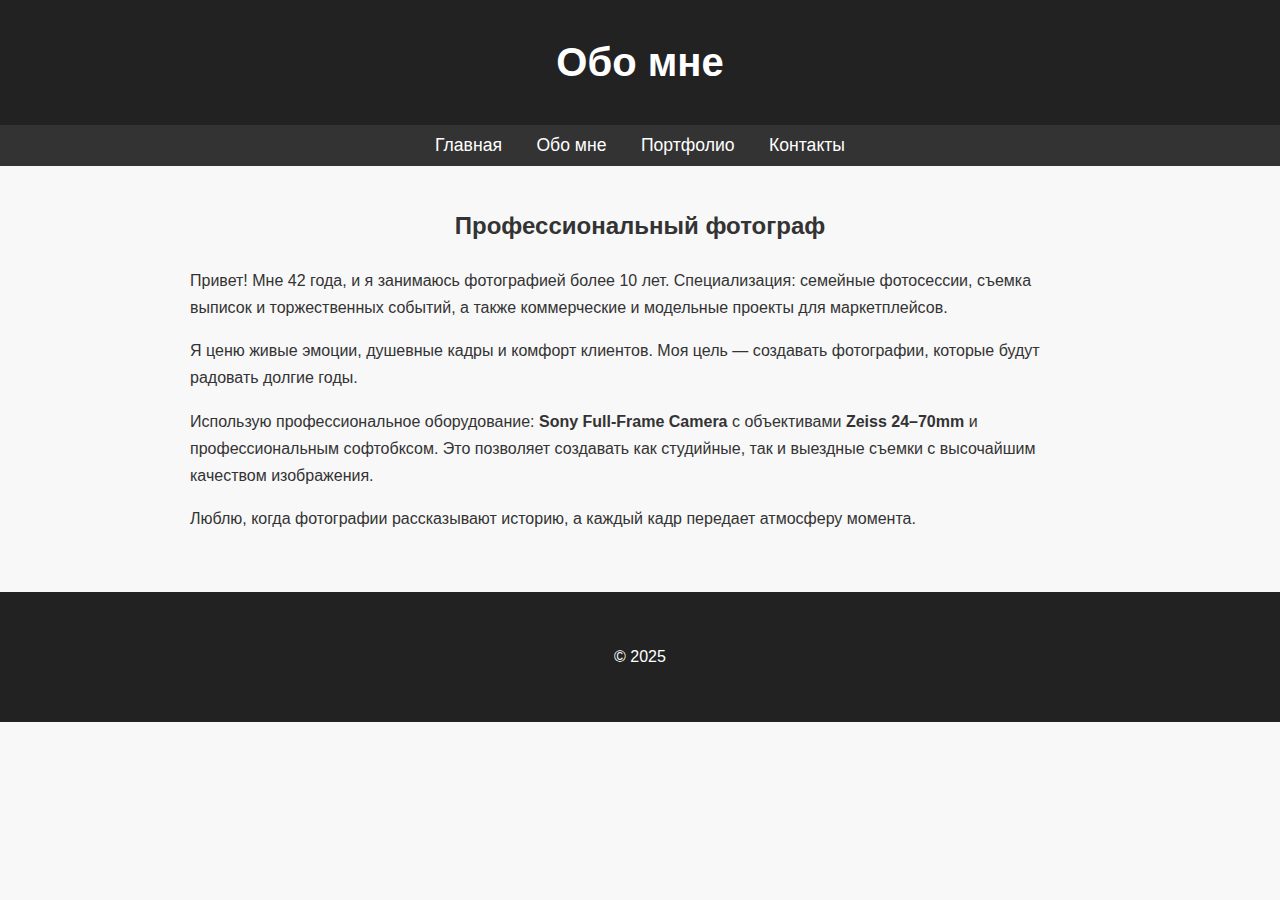
<file: about.html>
<!DOCTYPE html>
<html lang="ru">
<head>
<meta charset="UTF-8">
<meta name="viewport" content="width=device-width, initial-scale=1.0">
<title>Обо мне — Профессиональный фотограф</title>
<style>
body { margin:0; font-family:"Helvetica Neue", sans-serif; background:#f8f8f8; color:#333; }
header { background:#222; color:white; text-align:center; padding:40px 20px; }
header h1 { margin:0; font-size:2.5rem; }
nav { background:#333; text-align:center; padding:10px 0; }
nav a { color:white; text-decoration:none; margin:0 15px; font-size:1.1rem; }
nav a:hover { text-decoration:underline; }
section { max-width:900px; margin:40px auto; padding:0 20px; line-height:1.7; }
h2 { text-align:center; margin-bottom:20px; }
footer { text-align:center; padding:40px 20px; background:#222; color:#fff; margin-top:60px; }
footer a { color:#ffb400; text-decoration:none; }
footer a:hover { text-decoration:underline; }
</style>
</head>
<body>

<header>
  <h1>Обо мне</h1>
</header>

<nav>
  <a href="index.html">Главная</a>
  <a href="about.html">Обо мне</a>
  <a href="portfolio.html">Портфолио</a>
  <a href="contacts.html">Контакты</a>
</nav>

<section>
  <h2>Профессиональный фотограф</h2>
  <p>Привет! Мне 42 года, и я занимаюсь фотографией более 10 лет.  
  Специализация: семейные фотосессии, съемка выписок и торжественных событий, а также коммерческие и модельные проекты для маркетплейсов.</p>

  <p>Я ценю живые эмоции, душевные кадры и комфорт клиентов. Моя цель — создавать фотографии, которые будут радовать долгие годы.</p>

  <p>Использую профессиональное оборудование:  
  <strong>Sony Full-Frame Camera</strong> с объективами <strong>Zeiss 24–70mm</strong> и профессиональным софтобксом.  
  Это позволяет создавать как студийные, так и выездные съемки с высочайшим качеством изображения.</p>

  <p>Люблю, когда фотографии рассказывают историю, а каждый кадр передает атмосферу момента.</p>
</section>

<footer>
  <p>© 2025</p>
</footer>

</body>
</html>
</file>
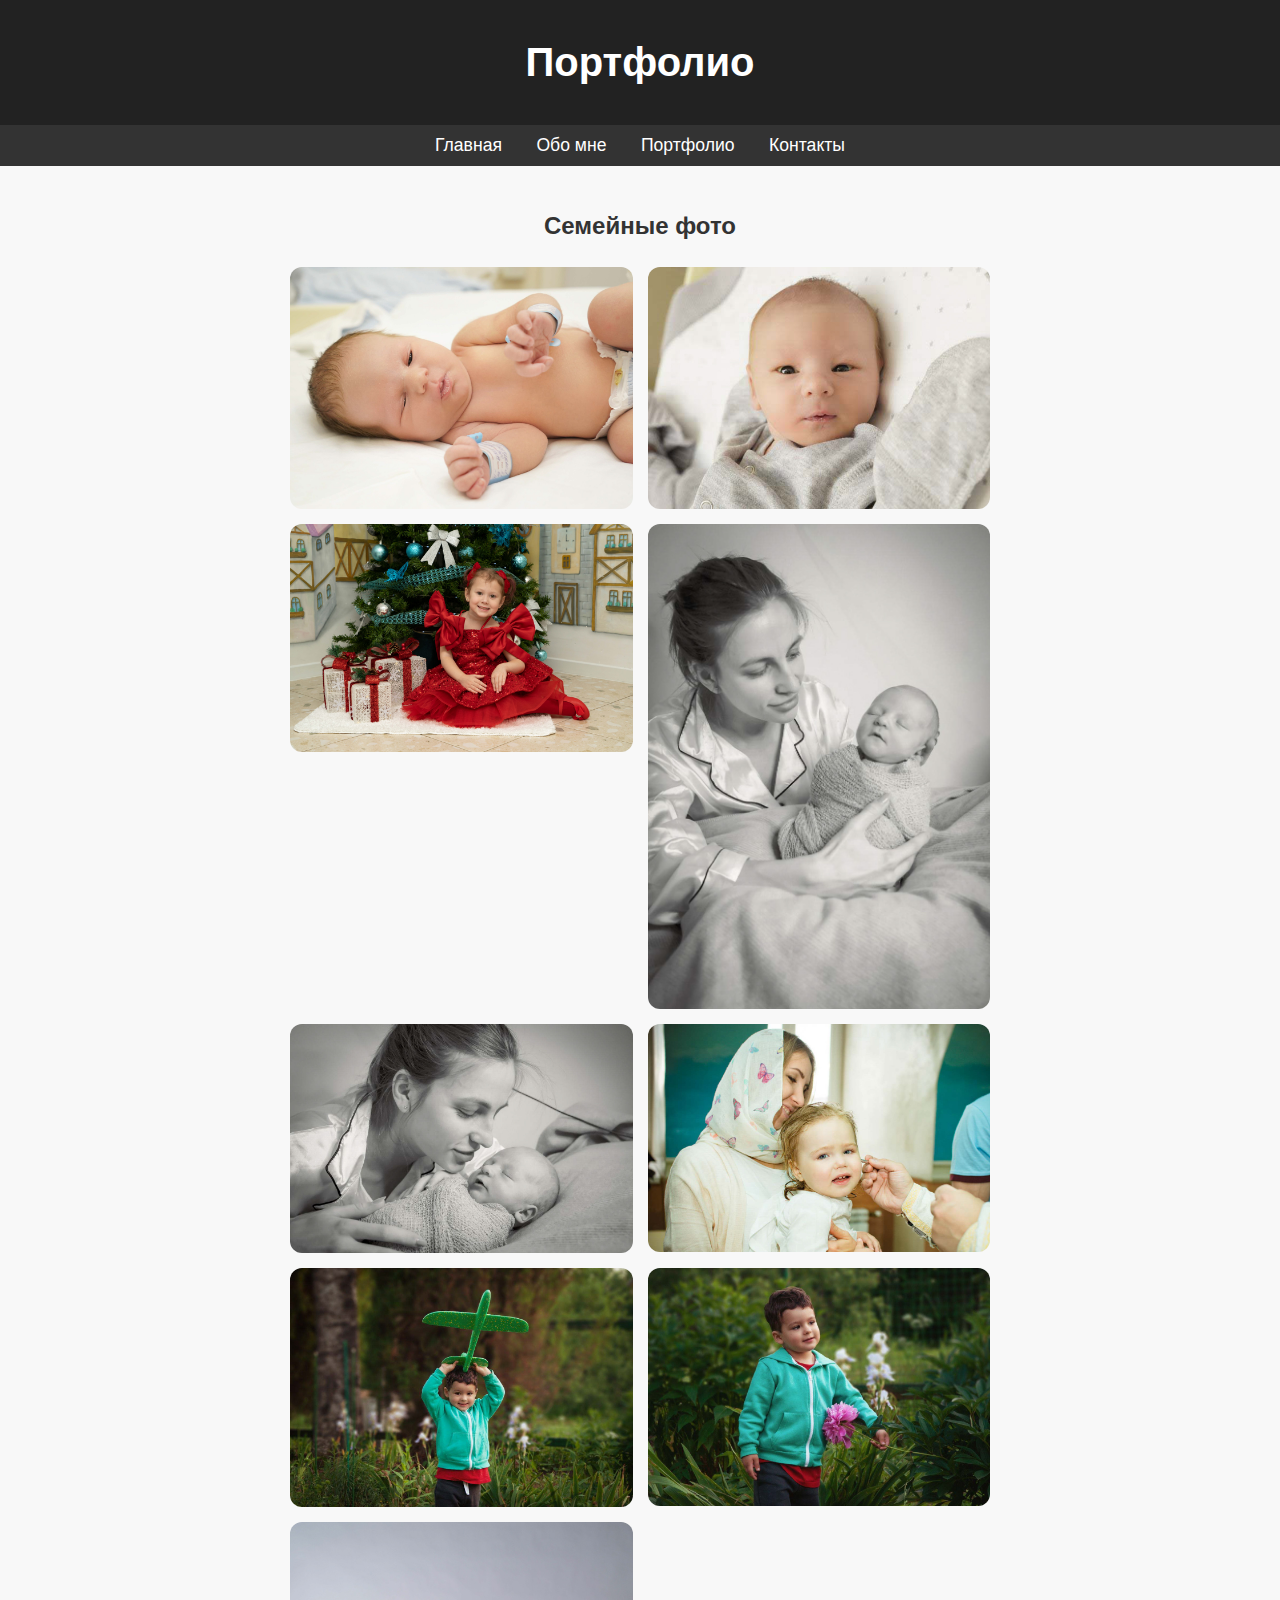
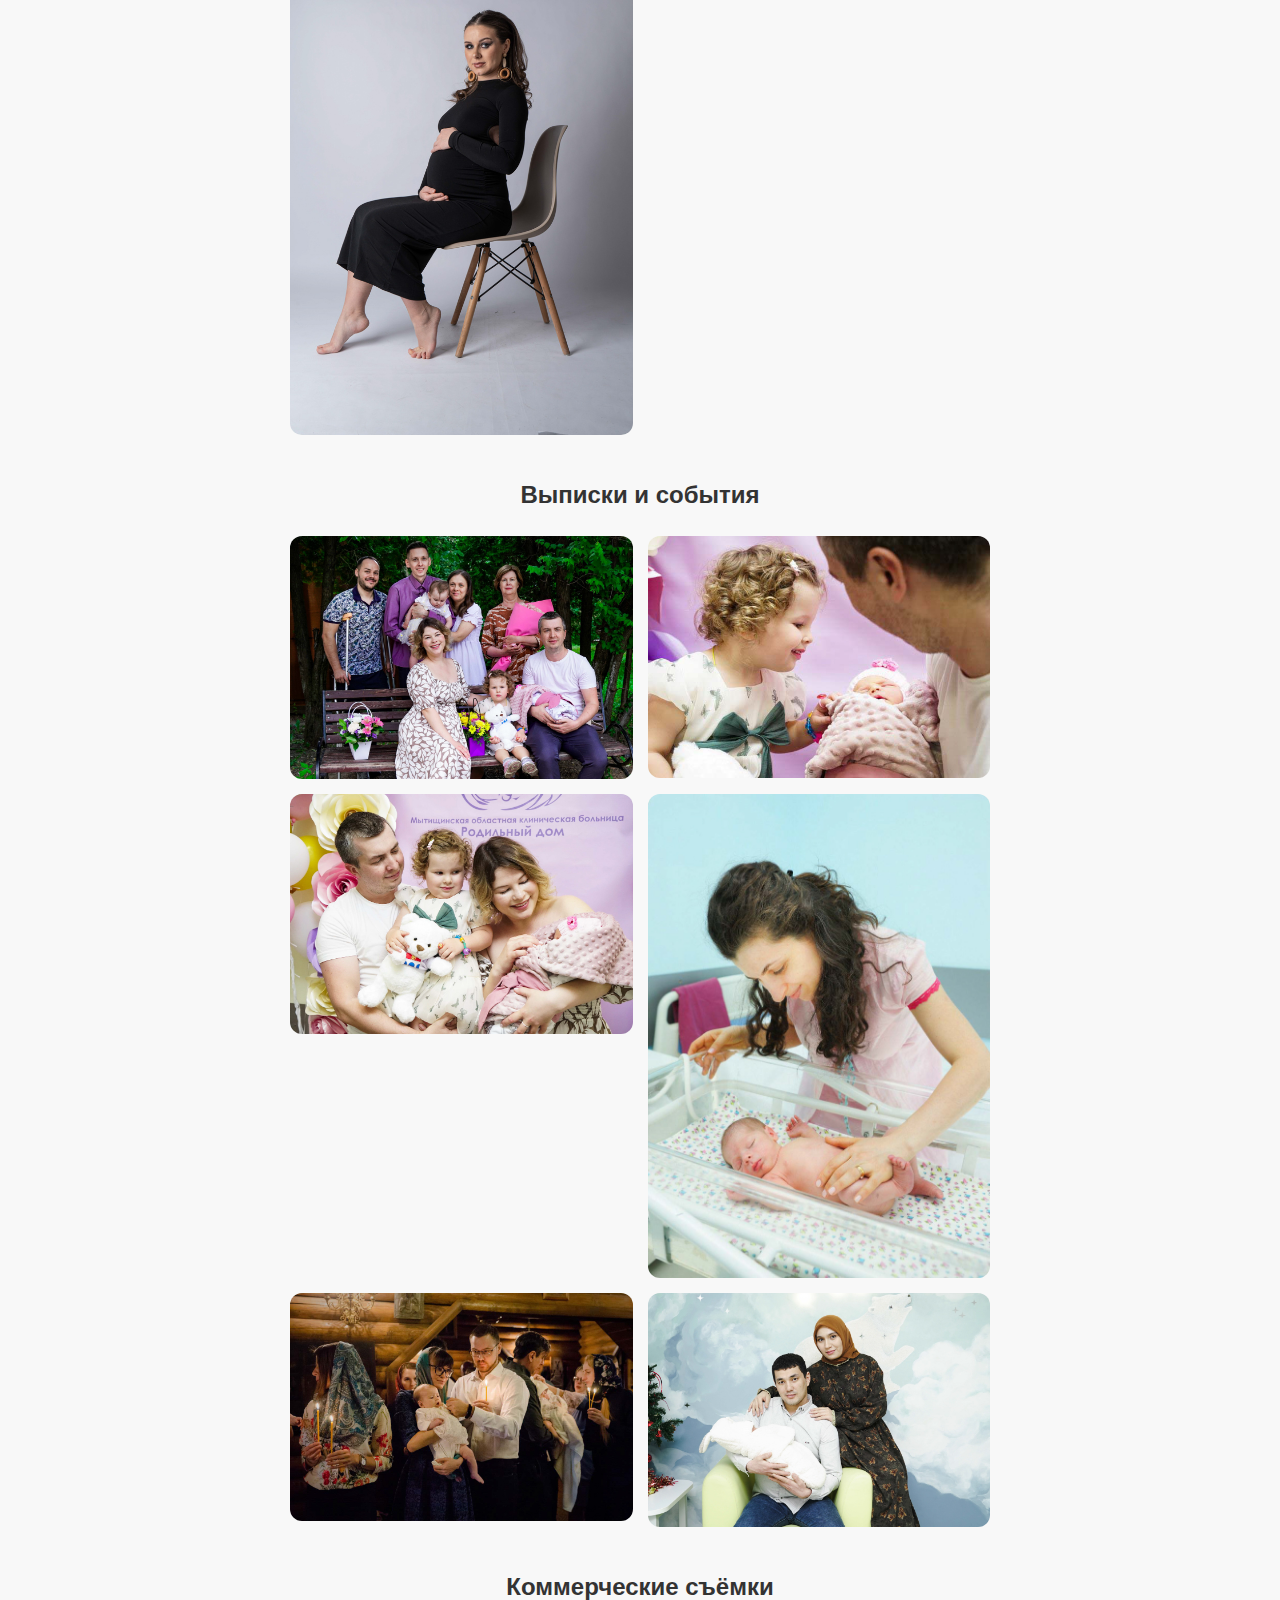
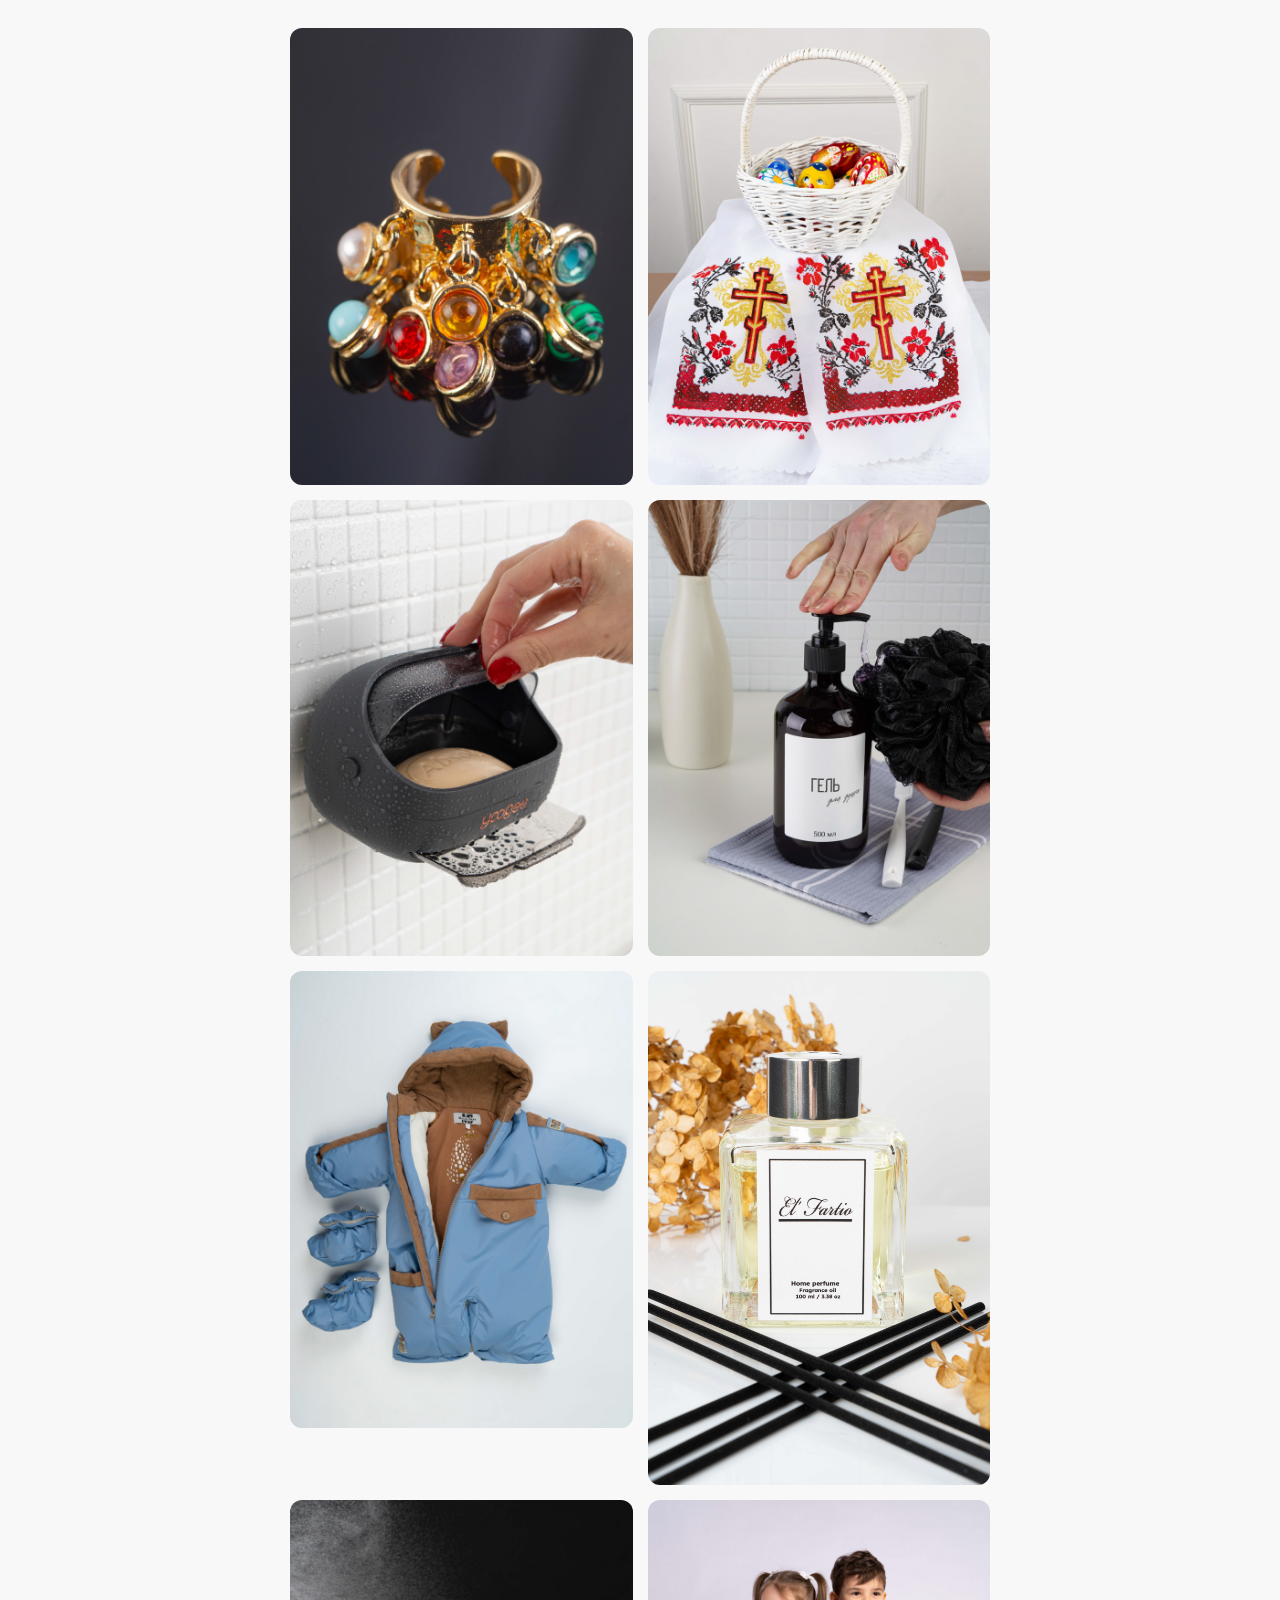
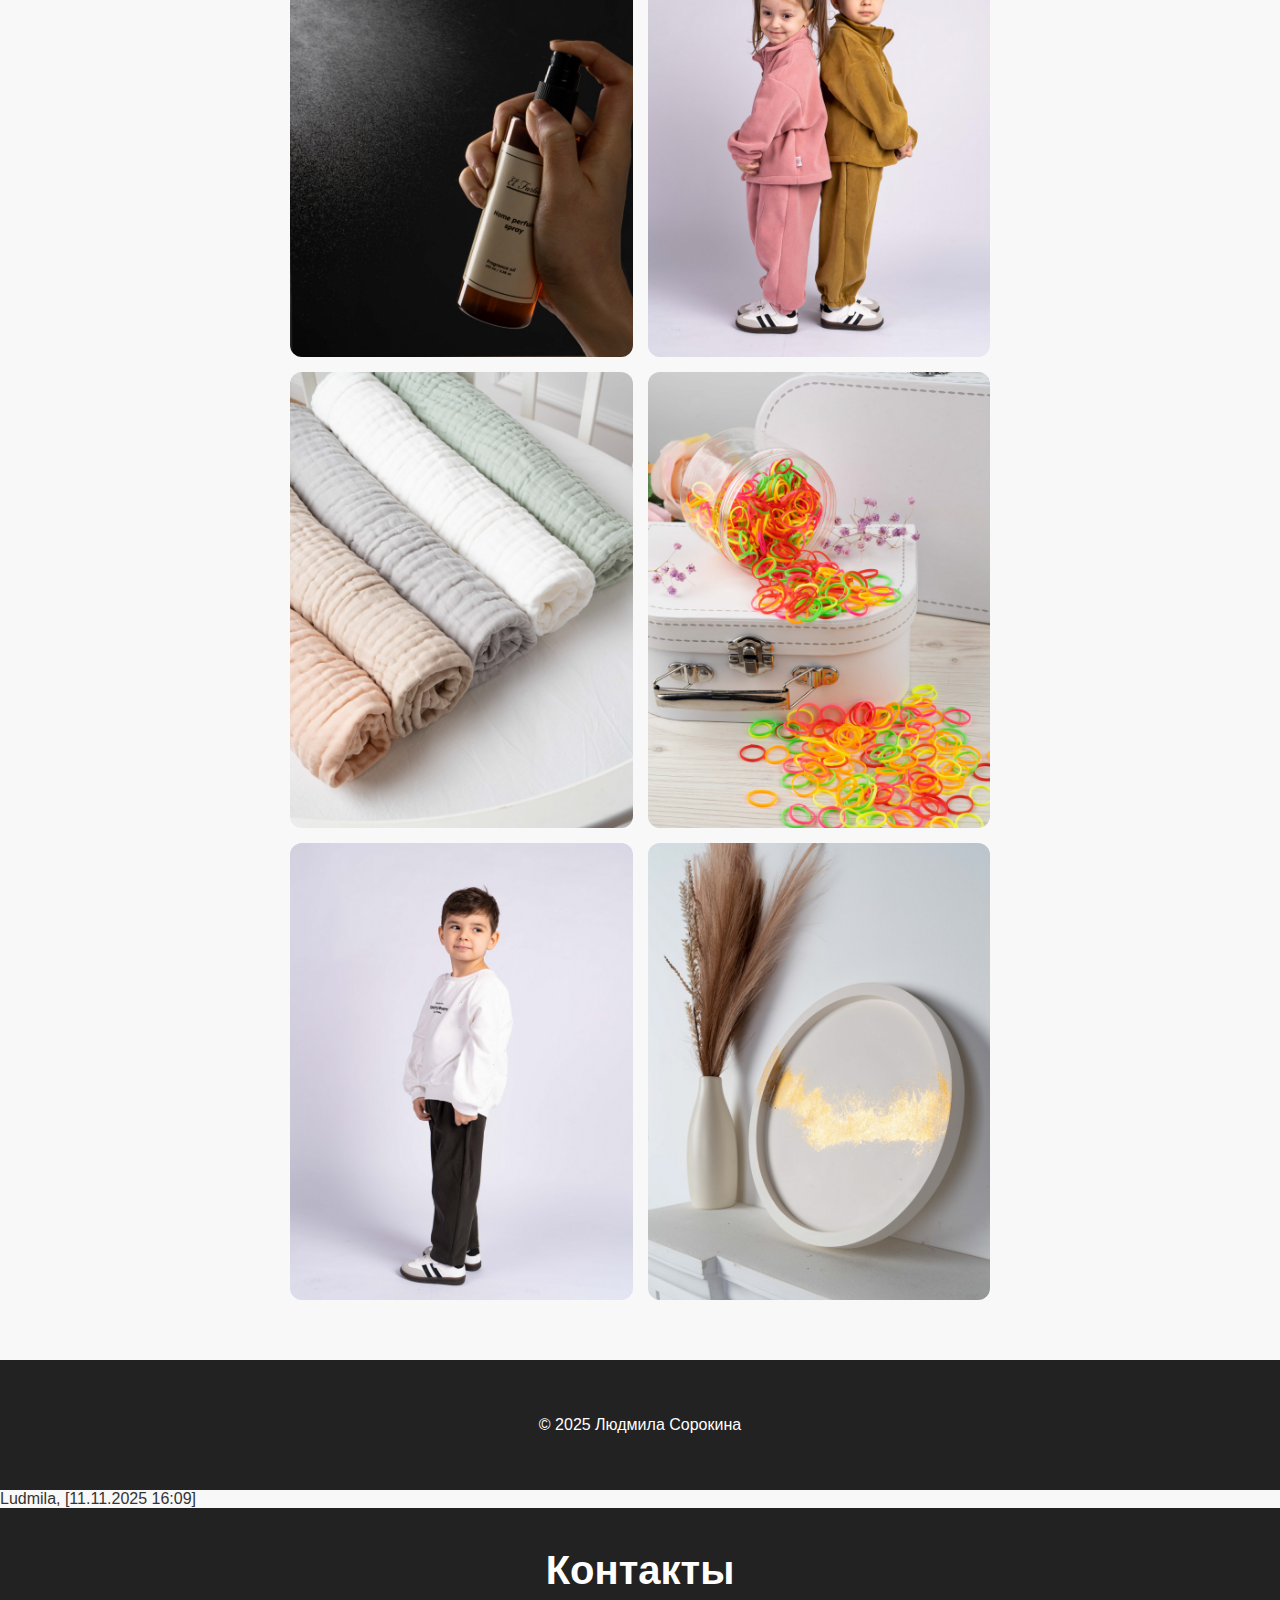
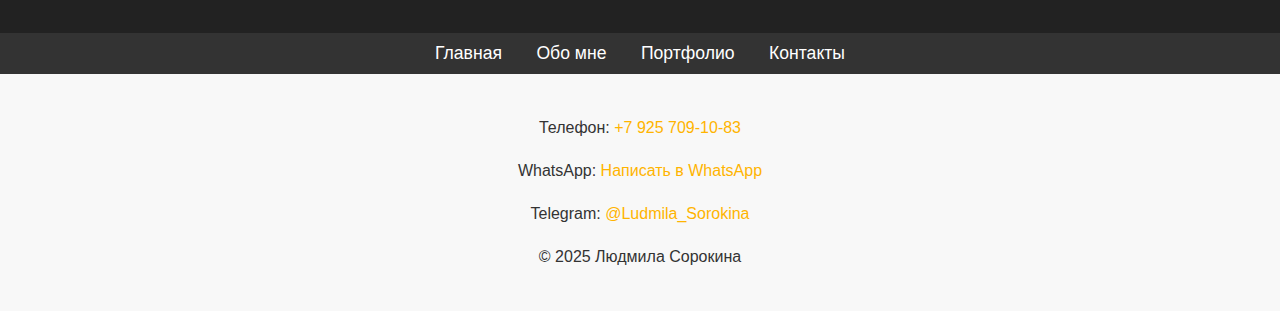
<file: contacts.html>
<!DOCTYPE html>
<html lang="ru">
<head>
<meta charset="UTF-8">
<meta name="viewport" content="width=device-width, initial-scale=1.0">
<title>Людмила Сорокина — Портфолио</title>
<style>
body { margin:0; font-family: "Helvetica Neue", sans-serif; background:#f8f8f8; color:#333; }
header { background:#222; color:white; text-align:center; padding:40px 20px; }
header h1 { margin:0; font-size:2.5rem; }
nav { background:#333; text-align:center; padding:10px 0; }
nav a { color:white; text-decoration:none; margin:0 15px; font-size:1.1rem; }
nav a:hover { text-decoration:underline; }
section { max-width:1100px; margin:40px auto; padding:0 20px; }
h2 { text-align:center; margin-bottom:20px; }
.gallery { display:grid; grid-template-columns:repeat(auto-fill,minmax(280px,1fr)); gap:15px; }
.gallery img { width:100%; border-radius:12px; object-fit:cover; transition: transform 0.3s; }
.gallery img:hover { transform: scale(1.03); }
footer { text-align:center; padding:40px 20px; background:#222; color:#fff; margin-top:60px; }
</style>
</head>
<body>

<header>
  <h1>Портфолио</h1>
</header>

<nav>
  <a href="index.html">Главная</a>
  <a href="about.html">Обо мне</a>
  <a href="portfolio.html">Портфолио</a>
  <a href="contacts.html">Контакты</a>
</nav>

<section id="family">
  <h2>Семейные фото</h2>
  <div class="gallery">
    <img src="images/family1.jpg" alt="">
    <img src="images/family2.jpg" alt="">
    <img src="images/family3.jpg" alt="">
    <img src="images/family4.jpg" alt="">
    <img src="images/family5.jpg" alt="">
    <img src="images/family6.jpg" alt="">
    <img src="images/family7.jpg" alt="">
    <img src="images/family8.jpg" alt="">
    <img src="images/family9.jpg" alt="">
  </div>
</section>

<section id="events">
  <h2>Выписки и события</h2>
  <div class="gallery">
    <img src="images/events1.jpg" alt="">
    <img src="images/events2.jpg" alt="">
    <img src="images/events3.jpg" alt="">
    <img src="images/events4.jpg" alt="">
    <img src="images/events5.jpg" alt="">
    <img src="images/events6.jpg" alt="">
  </div>
</section>

<section id="commercial">
  <h2>Коммерческие съёмки</h2>
  <div class="gallery">
    <img src="images/commercial1.jpg" alt="">
    <img src="images/commercial2.jpg" alt="">
    <img src="images/commercial3.jpg" alt="">
    <img src="images/commercial4.jpg" alt="">
    <img src="images/commercial5.jpg" alt="">
    <img src="images/commercial6.jpg" alt="">
    <img src="images/commercial7.jpg" alt="">
    <img src="images/commercial8.jpg" alt="">
    <img src="images/commercial9.jpg" alt="">
    <img src="images/commercial10.jpg" alt="">
    <img src="images/commercial11.jpg" alt="">
    <img src="images/commercial12.jpg" alt="">
  </div>
</section>

<footer>
  <p>© 2025 Людмила Сорокина</p>
</footer>

</body>
</html>

Ludmila, [11.11.2025 16:09]
<!DOCTYPE html>
<html lang="ru">
<head>
<meta charset="UTF-8">
<meta name="viewport" content="width=device-width, initial-scale=1.0">
<title>Людмила Сорокина — Контакты</title>
<style>
body { margin:0; font-family:"Helvetica Neue", sans-serif; background:#f8f8f8; color:#333; }
header { background:#222; color:white; text-align:center; padding:40px 20px; }
header h1 { margin:0; font-size:2.5rem; }
nav { background:#333; text-align:center; padding:10px 0; }
nav a { color:white; text-decoration:none; margin:0 15px; font-size:1.1rem; }
nav a:hover { text-decoration:underline; }
section { max-width:700px; margin:40px auto; padding:0 20px; line-height:1.7; text-align:center; }
section a { color:#ffb400; text-decoration:none; }
section a:hover { text-decoration:underline; }
footer { text-align:center; padding:40px 20px; background:#222; color:#fff; margin-top:60px; }
</style>
</head>
<body>

<header>
  <h1>Контакты</h1>
</header>

<nav>
  <a href="index.html">Главная</a>
  <a href="about.html">Обо мне</a>
  <a href="portfolio.html">Портфолио</a>
  <a href="contacts.html">Контакты</a>
</nav>

<section>
  <p>Телефон: <a href="tel:+79257091083">+7 925 709-10-83</a></p>
  <p>WhatsApp: <a href="https://wa.me/79257091083" target="_blank">Написать в WhatsApp</a></p>
  <p>Telegram: <a href="https://t.me/Ludmila_Sorokina" target="_blank">@Ludmila_Sorokina</a></p>
  <p>© 2025 Людмила Сорокина</p>
</section>

</body>
</html>
</file>
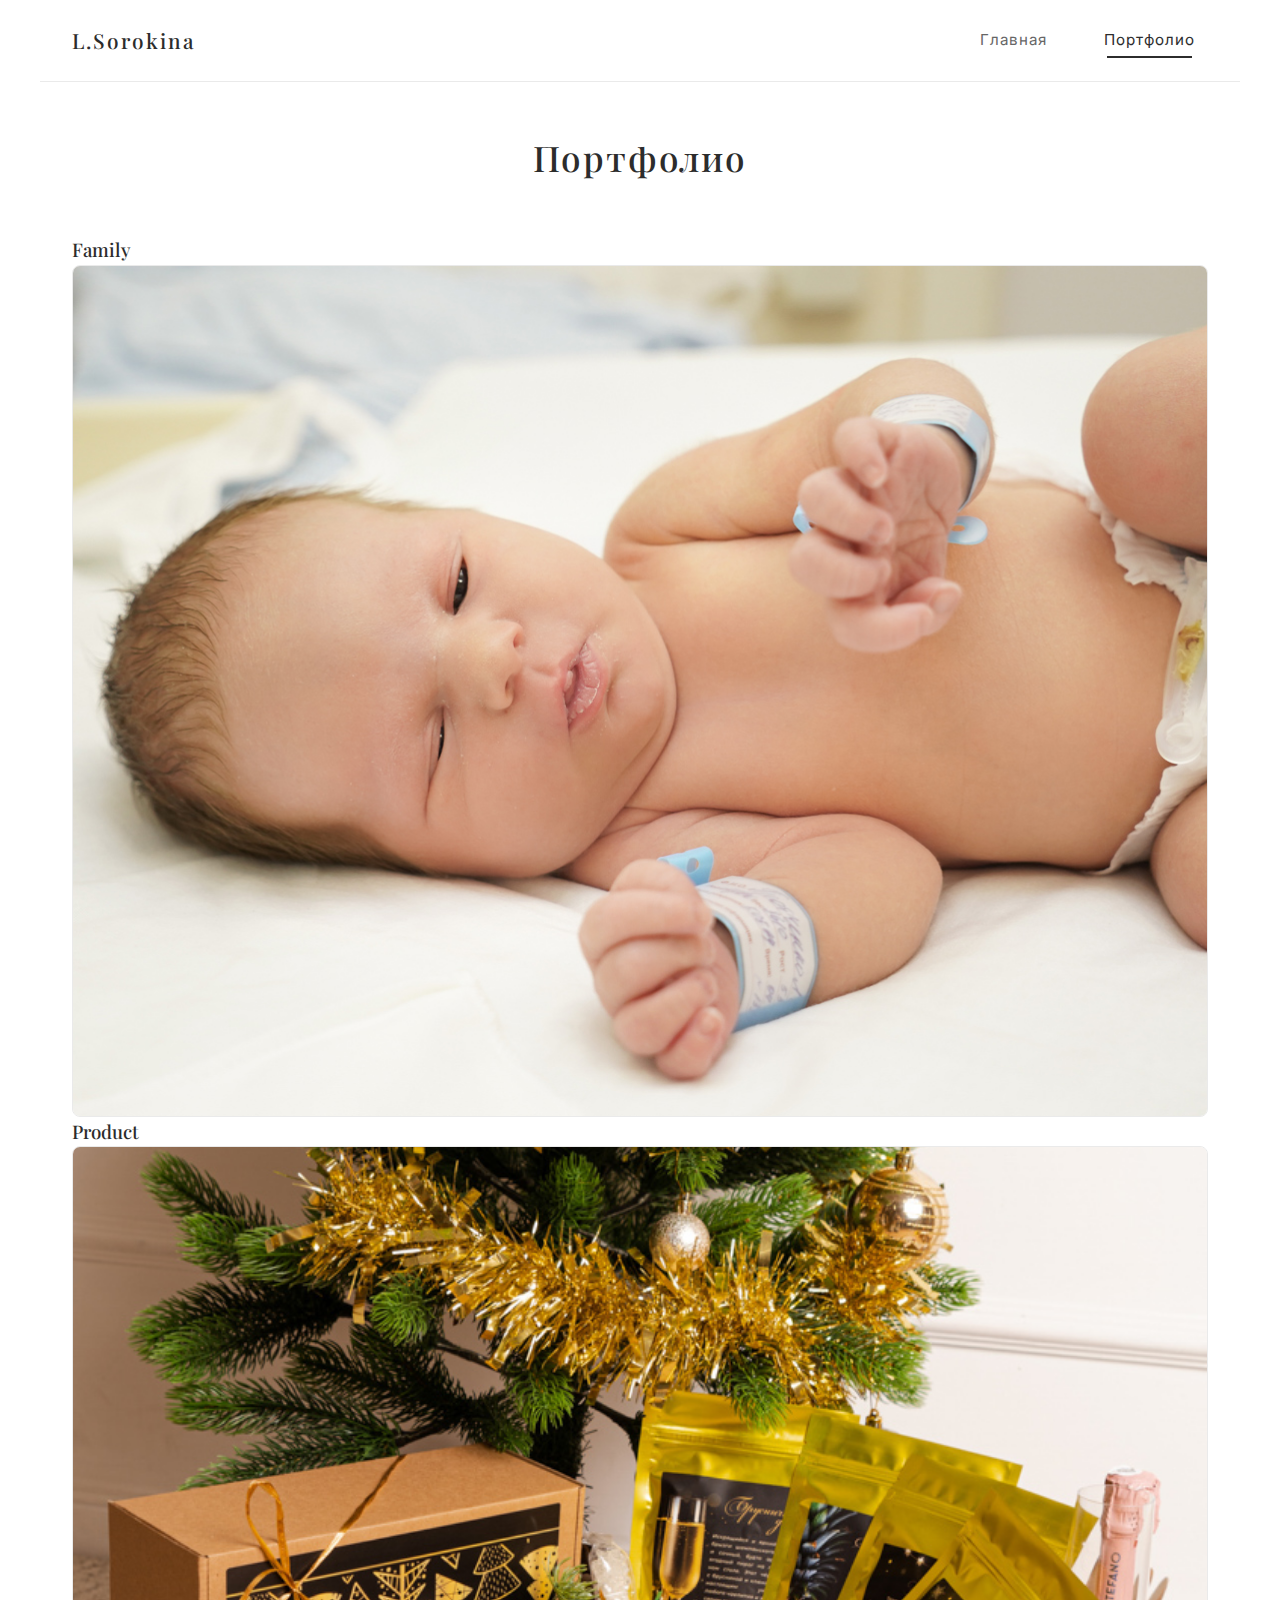
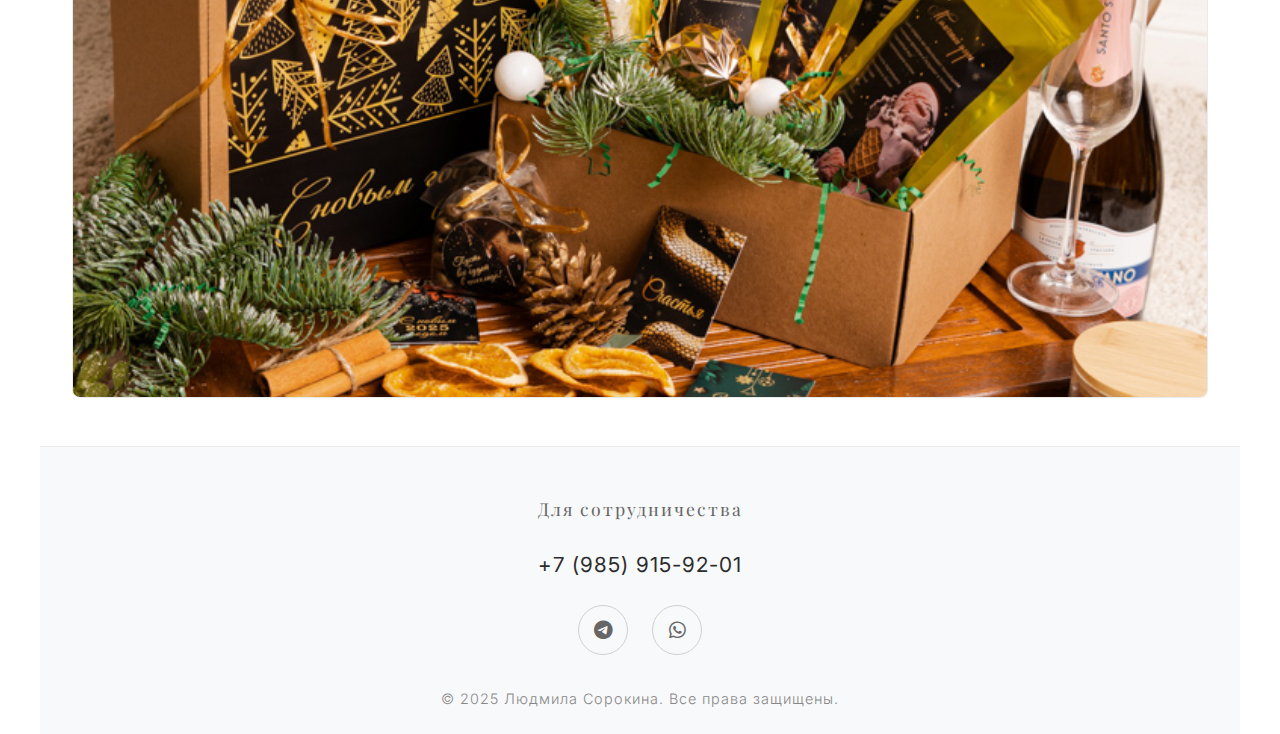
<file: portfolio.html>
<!DOCTYPE html>
<html lang="ru">
<head>
    <meta charset="UTF-8">
    <meta name="viewport" content="width=device-width, initial-scale=1.0">
    <title>Портфолио - Людмила Сорокина</title>
    <link rel="stylesheet" href="css/style.css">
    <link rel="stylesheet" href="https://cdnjs.cloudflare.com/ajax/libs/font-awesome/6.0.0/css/all.min.css">
</head>
<body>
    <div class="container">
        <header>
            <nav>
                <div class="logo">L.Sorokina</div>
                <div class="nav-toggle">
                    <span></span>
                    <span></span>
                    <span></span>
                </div>
                <ul class="nav-menu">
                    <li><a href="index.html">Главная</a></li>
                    <li><a href="portfolio.html" class="active">Портфолио</a></li>
                </ul>
            </nav>
        </header>

        <main>
            <section class="portfolio-categories">
                <h2>Портфолио</h2>
                
                <div class="portfolio-section" id="family">
                    <h3>Family</h3>
                    <div class="portfolio-grid">
                        <!-- Добавь 33 фото family -->
                        <div class="portfolio-item">
                            <img src="images/family/family-1.jpg" alt="Family фото 1">
                        </div>
                        <!-- ... остальные family фото -->
                    </div>
                </div>
                
                <div class="portfolio-section" id="product">
                    <h3>Product</h3>
                    <div class="portfolio-grid">
                        <!-- Добавь 99 фото product -->
                        <div class="portfolio-item">
                            <img src="images/product/product-1.jpg" alt="Product фото 1">
                        </div>
                        <!-- ... остальные product фото -->
                    </div>
                </div>
                
                <!-- Аналогично для других категорий -->
                
            </section>
        </main>

        <footer>
            <div class="contact-section">
                <h3>Для сотрудничества</h3>
                <div class="contact-info">
                    <p class="phone">+7 (985) 915-92-01</p>
                    <div class="social-links">
                        <a href="https://t.me/lsorokina_photo" class="social-link">
                            <i class="fab fa-telegram-plane"></i>
                        </a>
                        <a href="https://wa.me/79859159201" class="social-link">
                            <i class="fab fa-whatsapp"></i>
                        </a>
                    </div>
                </div>
            </div>
            <p class="copyright">&copy; 2025 Людмила Сорокина. Все права защищены.</p>
        </footer>
    </div>

    <script>
        // Мобильное меню
        document.querySelector('.nav-toggle').addEventListener('click', function() {
            document.querySelector('.nav-menu').classList.toggle('active');
        });
    </script>
</body>
</html>
</file>
<file: css/style.css>
@import url('https://fonts.googleapis.com/css2?family=Playfair+Display:wght@400;500;600;700&family=Inter:wght@300;400;500&display=swap');

* {
    margin: 0;
    padding: 0;
    box-sizing: border-box;
}

body {
    font-family: 'Inter', sans-serif;
    line-height: 1.6;
    color: #2c2c2c;
    background: #ffffff;
    font-weight: 300;
    overflow-x: hidden;
}

h1, h2, h3, .logo {
    font-family: 'Playfair Display', serif;
    font-weight: 500;
}

.container {
    max-width: 1400px;
    margin: 0 auto;
    background: #ffffff;
    min-height: 100vh;
}

/* НАВИГАЦИЯ */
nav {
    display: flex;
    justify-content: space-between;
    align-items: center;
    padding: 2rem 3rem;
    background: #ffffff;
    border-bottom: 1px solid #eaeaea;
    position: relative;
}

.logo {
    font-size: 1.6rem;
    font-weight: 500;
    letter-spacing: 2px;
    color: #2c2c2c;
}

.nav-toggle {
    display: none;
    flex-direction: column;
    cursor: pointer;
    gap: 4px;
}

.nav-toggle span {
    width: 25px;
    height: 2px;
    background: #2c2c2c;
    transition: 0.3s;
}

.nav-menu {
    display: flex;
    list-style: none;
    gap: 3rem;
}

.nav-menu li a {
    text-decoration: none;
    color: #666;
    font-weight: 400;
    font-size: 1.1rem;
    letter-spacing: 1px;
    transition: color 0.3s ease;
    position: relative;
    padding: 0.5rem 1rem;
}

.nav-menu li a.active {
    color: #2c2c2c;
}

.nav-menu li a.active::after {
    content: '';
    position: absolute;
    bottom: -2px;
    left: 1rem;
    width: calc(100% - 2rem);
    height: 2px;
    background: #2c2c2c;
}

.nav-menu li a:hover {
    color: #2c2c2c;
}

/* ГЛАВНАЯ - ГЕРОЙ */
.hero {
    padding: 6rem 3rem;
    background: #f8f9fa;
}

.hero-content {
    display: grid;
    grid-template-columns: 400px 1fr;
    gap: 4rem;
    align-items: center;
    max-width: 1200px;
    margin: 0 auto;
}

.portrait-wrapper {
    position: relative;
}

.portrait {
    width: 100%;
    height: 500px;
    object-fit: cover;
    filter: grayscale(0.1);
    border-radius: 2px;
}

.hero-text h1 {
    font-size: 3.5rem;
    font-weight: 500;
    margin-bottom: 1rem;
    color: #2c2c2c;
    letter-spacing: -0.5px;
}

.subtitle {
    font-size: 1.3rem;
    color: #666;
    margin-bottom: 2rem;
    font-weight: 300;
    letter-spacing: 2px;
}

.description {
    font-size: 1.2rem;
    color: #888;
    line-height: 1.8;
    font-weight: 300;
    max-width: 400px;
}

/* СТАТИСТИКА */
.stats {
    display: grid;
    grid-template-columns: repeat(3, 1fr);
    gap: 3rem;
    margin-top: 3rem;
    padding-top: 3rem;
    border-top: 1px solid #eaeaea;
}

.stat-item {
    text-align: center;
}

.stat-number {
    font-size: 2.5rem;
    font-weight: 300;
    color: #2c2c2c;
    margin-bottom: 0.5rem;
    font-family: 'Playfair Display', serif;
}

.stat-text {
    font-size: 0.9rem;
    color: #666;
    font-weight: 300;
    text-transform: uppercase;
    letter-spacing: 1px;
}

/* КАТЕГОРИИ НА ГЛАВНОЙ */
.categories {
    padding: 6rem 3rem;
    background: #ffffff;
}

.categories h2 {
    font-size: 2.5rem;
    font-weight: 500;
    color: #2c2c2c;
    text-align: center;
    margin-bottom: 4rem;
    letter-spacing: 2px;
}

.category-grid {
    display: grid;
    grid-template-columns: repeat(auto-fit, minmax(300px, 1fr));
    gap: 2rem;
    max-width: 1200px;
    margin: 0 auto;
}

.category-card {
    background: #f8f9fa;
    border: 1px solid #eaeaea;
    cursor: pointer;
    transition: all 0.3s ease;
    position: relative;
    overflow: hidden;
    text-decoration: none;
    color: inherit;
    border-radius: 12px;
}

.category-card:hover {
    transform: translateY(-5px);
    border-color: #d0d0d0;
}

.category-image {
    height: 250px;
    background-size: cover;
    background-position: center;
    transition: transform 0.3s ease;
}

.category-card:hover .category-image {
    transform: scale(1.05);
}

.category-info {
    padding: 2rem;
}

.category-info h3 {
    font-size: 1.3rem;
    font-weight: 500;
    margin-bottom: 0.5rem;
    color: #2c2c2c;
    font-family: 'Playfair Display', serif;
}

.category-info span {
    font-size: 0.9rem;
    color: #888;
    font-weight: 300;
}

/* ПОРТФОЛИО - ПАПКИ */
.portfolio-categories {
    padding: 4rem 3rem;
    background: #ffffff;
}

.portfolio-categories h2 {
    font-size: 2.5rem;
    font-weight: 500;
    color: #2c2c2c;
    text-align: center;
    margin-bottom: 4rem;
    letter-spacing: 2px;
}

.portfolio-folder {
    margin-bottom: 3rem;
    border: 1px solid #eaeaea;
    border-radius: 16px;
    overflow: hidden;
    transition: all 0.4s cubic-bezier(0.25, 0.46, 0.45, 0.94);
}

.portfolio-folder:hover {
    border-color: #d0d0d0;
    box-shadow: 0 20px 40px rgba(0,0,0,0.08);
    transform: translateY(-2px);
}

.folder-header {
    display: flex;
    align-items: center;
    padding: 2.5rem;
    background: #f8f9fa;
    cursor: pointer;
    transition: all 0.4s ease;
    gap: 2.5rem;
}

.folder-header:hover {
    background: #f5f5f5;
}

.folder-preview {
    width: 200px;
    height: 150px;
    background-size: cover;
    background-position: center;
    border-radius: 12px;
    flex-shrink: 0;
    box-shadow: 0 8px 25px rgba(0,0,0,0.12);
}

.folder-info {
    flex: 1;
    display: flex;
    align-items: center;
    justify-content: space-between;
}

.folder-info h3 {
    font-size: 1.8rem;
    font-weight: 500;
    color: #2c2c2c;
    font-family: 'Playfair Display', serif;
    margin: 0;
}

.folder-count {
    font-size: 1.1rem;
    color: #666;
    font-weight: 400;
    background: #ffffff;
    padding: 0.5rem 1rem;
    border-radius: 20px;
    border: 1px solid #eaeaea;
}

.folder-arrow {
    width: 24px;
    height: 24px;
    border-right: 3px solid #2c2c2c;
    border-bottom: 3px solid #2c2c2c;
    transform: rotate(45deg);
    transition: transform 0.3s ease;
    margin-left: 2rem;
}

.folder-arrow.active {
    transform: rotate(-135deg);
}

.folder-content {
    display: none;
    padding: 3rem;
    background: #ffffff;
    border-top: 1px solid #eaeaea;
}

.folder-content.active {
    display: block;
}

.portfolio-grid {
    display: grid;
    grid-template-columns: repeat(auto-fit, minmax(280px, 1fr));
    gap: 1.5rem;
}

.portfolio-item {
    background: #f8f9fa;
    border: 1px solid #eaeaea;
    cursor: pointer;
    transition: all 0.3s ease;
    overflow: hidden;
    aspect-ratio: 4/3;
    border-radius: 8px;
}

.portfolio-item:hover {
    transform: scale(1.02);
    border-color: #d0d0d0;
}

.portfolio-item img {
    width: 100%;
    height: 100%;
    object-fit: cover;
    transition: transform 0.3s ease;
}

.portfolio-item:hover img {
    transform: scale(1.05);
}

/* Video Grid */
.video-grid {
    grid-template-columns: repeat(auto-fit, minmax(350px, 1fr));
    gap: 2rem;
}

.video-item video {
    width: 100%;
    height: auto;
    border-radius: 4px;
}

/* Lightbox */
.lightbox {
    display: none;
    position: fixed;
    top: 0;
    left: 0;
    width: 100%;
    height: 100%;
    background: rgba(0, 0, 0, 0.9);
    z-index: 10000;
    justify-content: center;
    align-items: center;
}

.lightbox-content {
    max-width: 90%;
    max-height: 90%;
    position: relative;
}

.lightbox-content img {
    max-width: 100%;
    max-height: 90vh;
    object-fit: contain;
}

.close-btn {
    position: absolute;
    top: 20px;
    right: 30px;
    color: white;
    font-size: 40px;
    font-weight: bold;
    cursor: pointer;
    z-index: 10001;
}

.nav-btn {
    position: absolute;
    top: 50%;
    transform: translateY(-50%);
    color: white;
    font-size: 40px;
    font-weight: bold;
    cursor: pointer;
    padding: 16px;
    user-select: none;
    z-index: 10001;
}

.prev-btn {
    left: 20px;
}

.next-btn {
    right: 20px;
}

.close-btn:hover,
.nav-btn:hover {
    color: #ccc;
}

/* ФУТЕР */
footer {
    background: #f8f9fa;
    padding: 4rem 3rem 2rem;
    border-top: 1px solid #eaeaea;
}

.contact-section {
    max-width: 1200px;
    margin: 0 auto;
    text-align: center;
}

.contact-section h3 {
    font-size: 1.1rem;
    font-weight: 400;
    color: #666;
    margin-bottom: 2rem;
    letter-spacing: 2px;
}

.phone {
    font-size: 1.3rem;
    color: #2c2c2c;
    margin-bottom: 2rem;
    font-weight: 400;
    letter-spacing: 1px;
}

.social-links {
    display: flex;
    justify-content: center;
    gap: 1.5rem;
    margin-bottom: 3rem;
}

.social-link {
    display: flex;
    align-items: center;
    justify-content: center;
    width: 50px;
    height: 50px;
    border: 1px solid #d0d0d0;
    border-radius: 50%;
    color: #666;
    text-decoration: none;
    transition: all 0.3s ease;
    font-size: 1.2rem;
}

.social-link:hover {
    background: #2c2c2c;
    color: #ffffff;
    border-color: #2c2c2c;
}

.copyright {
    text-align: center;
    color: #888;
    font-size: 0.9rem;
    font-weight: 300;
    letter-spacing: 1px;
}

/* МОБИЛЬНАЯ АДАПТАЦИЯ */
@media (max-width: 767px) {
    nav {
        padding: 1.5rem;
    }
    
    .nav-toggle {
        display: flex;
    }
    
    .nav-menu {
        position: absolute;
        top: 100%;
        left: 0;
        width: 100%;
        background: #ffffff;
        flex-direction: column;
        gap: 0;
        padding: 1rem 0;
        border-top: 1px solid #eaeaea;
        display: none;
    }
    
    .nav-menu.active {
        display: flex;
    }
    
    .nav-menu li {
        width: 100%;
        text-align: center;
    }
    
    .nav-menu li a {
        display: block;
        padding: 1rem 2rem;
        font-size: 1.2rem;
    }
    
    .hero {
        padding: 2rem 1rem;
    }
    
    .hero-content {
        grid-template-columns: 1fr;
        text-align: center;
        gap: 2rem;
    }
    
    .portrait {
        height: 300px;
    }
    
    .hero-text h1 {
        font-size: 2.5rem;
    }
    
    .description {
        margin: 0 auto;
    }
    
    .stats {
        grid-template-columns: 1fr;
        gap: 2rem;
        margin-top: 2rem;
        padding-top: 2rem;
    }
    
    .stat-number {
        font-size: 2rem;
    }
    
    .categories {
        padding: 3rem 1rem;
    }
    
    .categories h2 {
        font-size: 2rem;
        margin-bottom: 2rem;
    }
    
    .category-grid {
        grid-template-columns: 1fr;
        gap: 1rem;
    }
    
    .portfolio-categories {
        padding: 2rem 1rem;
    }
    
    .portfolio-categories h2 {
        font-size: 2rem;
        margin-bottom: 2rem;
    }
    
    .folder-header {
        flex-direction: column;
        text-align: center;
        gap: 1rem;
        padding: 1.5rem;
    }
    
    .folder-preview {
        width: 100%;
        height: 200px;
        max-width: 300px;
        margin: 0 auto;
    }
    
    .folder-info {
        flex-direction: column;
        gap: 1rem;
    }
    
    .folder-arrow {
        margin-left: 0;
    }
    
    .folder-content {
        padding: 1rem;
    }
    
    .portfolio-grid {
        grid-template-columns: repeat(2, 1fr);
        gap: 0.5rem;
    }
    
    .video-grid {
        grid-template-columns: 1fr;
    }
    
    footer {
        padding: 2rem 1rem 1rem;
    }
    
    .close-btn {
        top: 10px;
        right: 15px;
        font-size: 30px;
    }
    
    .nav-btn {
        font-size: 30px;
        padding: 10px;
    }
    
    .prev-btn {
        left: 10px;
    }
    
    .next-btn {
        right: 10px;
    }
}

@media (max-width: 480px) {
    .portfolio-grid {
        grid-template-columns: 1fr;
    }
    
    .hero-text h1 {
        font-size: 2rem;
    }
    
    .subtitle {
        font-size: 1.1rem;
    }
    
    .description {
        font-size: 1rem;
    }
    
    .portrait {
        height: 250px;
    }
}
/* Исправление для портфолио - показывать больше фото */
.folder-content.active .portfolio-grid {
    display: grid;
    grid-template-columns: repeat(auto-fit, minmax(200px, 1fr));
    gap: 1rem;
    max-height: 600px; /* Ограничиваем высоту */
    overflow-y: auto; /* Добавляем прокрутку если много фото */
    padding: 10px;
}

/* Показываем сразу 6-8 фото в зависимости от экрана */
@media (min-width: 1200px) {
    .folder-content.active .portfolio-grid {
        grid-template-columns: repeat(4, 1fr);
    }
}

@media (min-width: 768px) and (max-width: 1199px) {
    .folder-content.active .portfolio-grid {
        grid-template-columns: repeat(3, 1fr);
    }
}

@media (max-width: 767px) {
    .folder-content.active .portfolio-grid {
        grid-template-columns: repeat(2, 1fr);
        max-height: 500px;
    }
}

/* Красивая прокрутка */
.folder-content.active .portfolio-grid::-webkit-scrollbar {
    width: 6px;
}

.folder-content.active .portfolio-grid::-webkit-scrollbar-track {
    background: #f1f1f1;
    border-radius: 10px;
}

.folder-content.active .portfolio-grid::-webkit-scrollbar-thumb {
    background: #c1c1c1;
    border-radius: 10px;
}

.folder-content.active .portfolio-grid::-webkit-scrollbar-thumb:hover {
    background: #a8a8a8;
}

/* Анимация появления фото */
.folder-content.active .portfolio-item {
    animation: fadeInUp 0.5s ease-out forwards;
    opacity: 0;
    transform: translateY(20px);
}

.folder-content.active .portfolio-item:nth-child(1) { animation-delay: 0.1s; }
.folder-content.active .portfolio-item:nth-child(2) { animation-delay: 0.15s; }
.folder-content.active .portfolio-item:nth-child(3) { animation-delay: 0.2s; }
.folder-content.active .portfolio-item:nth-child(4) { animation-delay: 0.25s; }
.folder-content.active .portfolio-item:nth-child(5) { animation-delay: 0.3s; }
.folder-content.active .portfolio-item:nth-child(6) { animation-delay: 0.35s; }
.folder-content.active .portfolio-item:nth-child(7) { animation-delay: 0.4s; }
.folder-content.active .portfolio-item:nth-child(8) { animation-delay: 0.45s; }

@keyframes fadeInUp {
    to {
        opacity: 1;
        transform: translateY(0);
    }
}
/* Компактная версия сайта */
.container {
    max-width: 1200px; /* Было 1400px */
}

/* Компактная навигация */
nav {
    padding: 1.5rem 2rem; /* Было 2rem 3rem */
}

.logo {
    font-size: 1.3rem; /* Было 1.4rem */
}

.nav-menu {
    gap: 2rem; /* Было 3rem */
}

.nav-menu li a {
    font-size: 0.95rem; /* Было 0.9rem */
    padding: 0.4rem 0.8rem; /* Было 0.5rem 1rem */
}

/* Компактный герой */
.hero {
    padding: 4rem 2rem; /* Было 6rem 3rem */
}

.hero-content {
    grid-template-columns: 350px 1fr; /* Было 400px 1fr */
    gap: 3rem; /* Было 4rem */
}

.portrait {
    height: 450px; /* Было 500px */
}

.hero-text h1 {
    font-size: 3rem; /* Было 3.5rem */
}

.subtitle {
    font-size: 1.1rem; /* Было 1.3rem */
    margin-bottom: 1.5rem; /* Было 2rem */
}

.description {
    font-size: 1.1rem; /* Было 1.2rem */
}

/* Компактная статистика */
.stats {
    gap: 2rem; /* Было 3rem */
    margin-top: 2rem; /* Было 3rem */
    padding-top: 2rem; /* Было 3rem */
}

.stat-number {
    font-size: 2.2rem; /* Было 2.5rem */
}

/* Компактные категории */
.categories {
    padding: 4rem 2rem; /* Было 6rem 3rem */
}

.categories h2 {
    font-size: 2.2rem; /* Было 2.5rem */
    margin-bottom: 3rem; /* Было 4rem */
}

.category-grid {
    grid-template-columns: repeat(auto-fit, minmax(280px, 1fr)); /* Было 300px */
    gap: 1.5rem; /* Было 2rem */
}

.category-image {
    height: 200px; /* Было 250px */
}

.category-info {
    padding: 1.5rem; /* Было 2rem */
}

/* Компактное портфолио */
.portfolio-categories {
    padding: 3rem 2rem; /* Было 4rem 3rem */
}

.portfolio-categories h2 {
    font-size: 2.2rem; /* Было 2.5rem */
    margin-bottom: 3rem; /* Было 4rem */
}

.portfolio-folder {
    margin-bottom: 2rem; /* Было 3rem */
}

.folder-header {
    padding: 2rem; /* Было 2.5rem */
    gap: 2rem; /* Было 2.5rem */
}

.folder-preview {
    width: 180px; /* Было 200px */
    height: 135px; /* Было 150px */
}

.folder-info h3 {
    font-size: 1.6rem; /* Было 1.8rem */
}

.folder-content {
    padding: 2rem; /* Было 3rem */
}

.portfolio-grid {
    grid-template-columns: repeat(auto-fit, minmax(220px, 1fr)); /* Было 250px */
    gap: 1rem; /* Было 1.5rem */
}

/* Компактный футер */
footer {
    padding: 3rem 2rem 1.5rem; /* Было 4rem 3rem 2rem */
}

.contact-section h3 {
    margin-bottom: 1.5rem; /* Было 2rem */
}

.phone {
    margin-bottom: 1.5rem; /* Было 2rem */
}

.social-links {
    margin-bottom: 2rem; /* Было 3rem */
}

/* Компактные отступы для больших экранов */
@media (min-width: 1400px) {
    .container {
        max-width: 1300px;
    }
}

/* Мобильная версия остается без изменений */
@media (max-width: 767px) {
    /* Все мобильные стили остаются как были */
}
</file>
